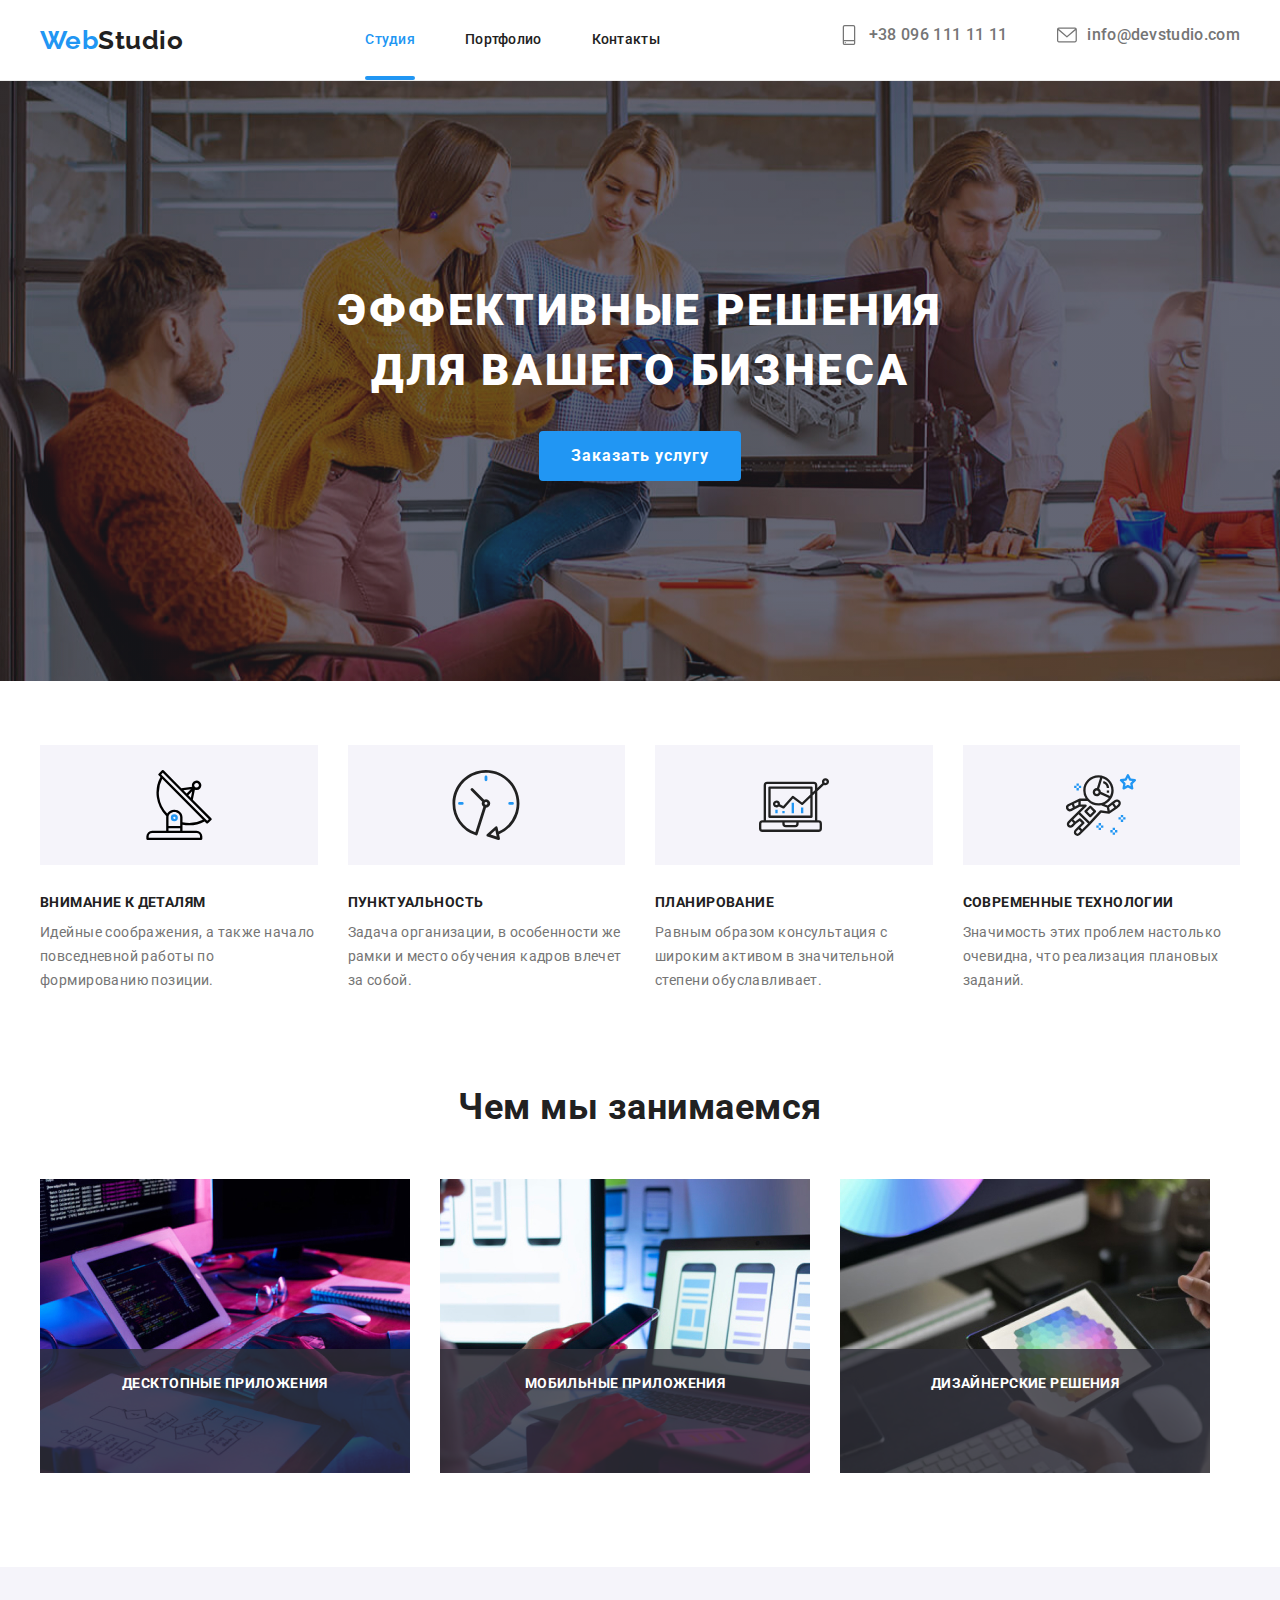
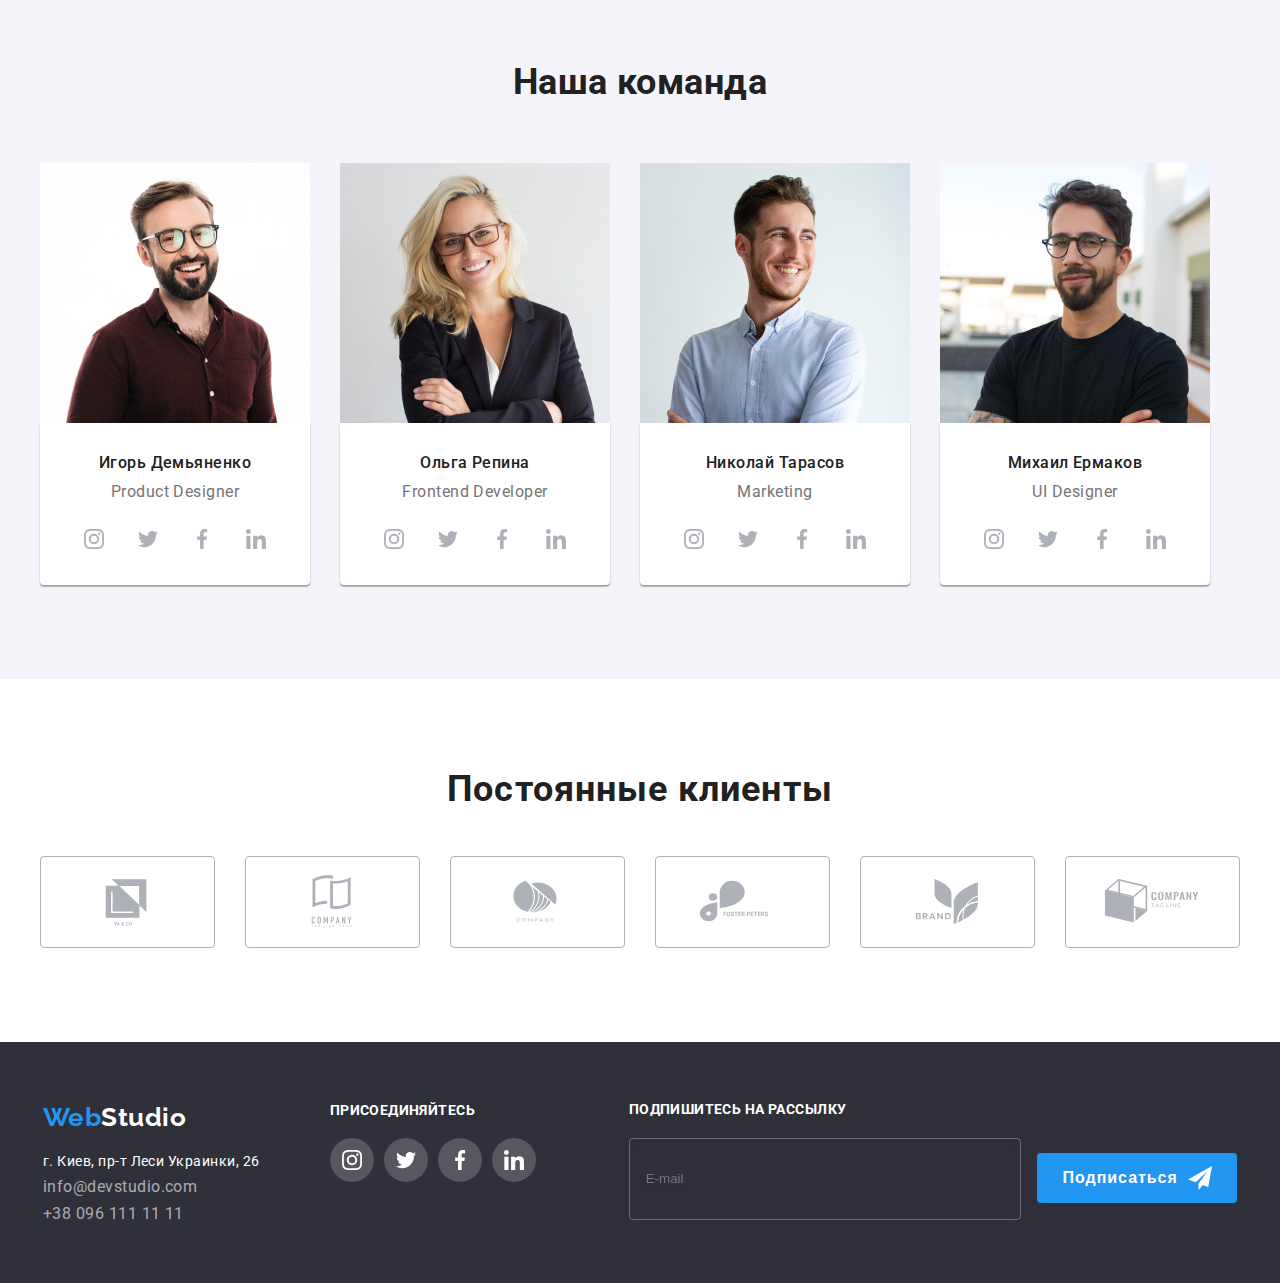
<file: index.html>
<!DOCTYPE html>
<html lang="ru">
  <head>
    <meta charset="UTF-8" />
    <meta http-equiv="X-UA-Compatible" content="IE=edge" />
    <meta name="viewport" content="width=device-width, initial-scale=1.0" />
    <title>WebStudio</title>
    <link
      href="https://fonts.googleapis.com/css2?family=Raleway:wght@700&family=Roboto:wght@400;500;700;900&display=swap"
      rel="stylesheet"
    />
    <link
      rel="stylesheet"
      href="https://cdnjs.cloudflare.com/ajax/libs/modern-normalize/1.1.0/modern-normalize.min.css"
      integrity="sha512-wpPYUAdjBVSE4KJnH1VR1HeZfpl1ub8YT/NKx4PuQ5NmX2tKuGu6U/JRp5y+Y8XG2tV+wKQpNHVUX03MfMFn9Q=="
      crossorigin="anonymous"
      referrerpolicy="no-referrer"
    />
    <link rel="stylesheet" href="./css/main.css" />
  </head>

  <body class="page">
    <!--Site nav-->

    <header class="header">
      <div class="container header__container">
        <nav class="header__main-nav">
          <a href="./index.html" class="logo header__logo">
            Web<span class="logo__logo-black">Studio</span>
          </a>
          <button
            type="button"
            class="burger-menu"
            aria-expanded="false"
            aria-controls="burger-container"
            data-menu-button
          >
            <svg
              width="40"
              height="40"
              aria-label="Переключатель мобильного меню"
              class="burger-icon current"
            >
              <use
                class="icon-close"
                href="./images/sprite.svg#cross-close"
              ></use>
              <use
                class="icon-burger"
                href="./images/sprite.svg#burger-menu"
              ></use>
            </svg>
          </button>
          <div class="burger-container" id="burger-container" data-menu>
            <ul class="site-nav">
              <li class="site-nav__item">
                <a href="./index.html" class="site-nav__link current">Студия</a>
              </li>
              <li class="site-nav__item">
                <a href="./portfolio.html" class="site-nav__link">Портфолио</a>
              </li>
              <li class="site-nav__item">
                <a href="" class="site-nav__link">Контакты</a>
              </li>
            </ul>

            <ul class="contact-nav">
              <li class="contact-nav__item">
                <a class="contact-nav__contact-tel" href="tel:+380961111111">
                  <svg class="contact-nav__contact-icon" width="20" height="20">
                    <use href="./images/sprite.svg#icon-smartphone"></use>
                  </svg>
                  +38 096 111 11 11</a
                >
              </li>
              <li class="contact-nav__item">
                <a
                  class="contact-nav__contact-mail"
                  href="mailto:info@devstudio.com"
                >
                  <svg class="contact-nav__contact-icon" width="20" height="20">
                    <use href="./images/sprite.svg#icon-envelope"></use>
                  </svg>
                  info@devstudio.com</a
                >
              </li>
            </ul>

            <ul class="burger-menu-socials">
              <li class="burger-menu-item">
                <a href="" class="burger-menu-link">Instagram </a>
              </li>
              <li class="burger-menu-item">
                <a href="" class="burger-menu-link">Twitter</a>
              </li>
              <li class="burger-menu-item">
                <a href="" class="burger-menu-link">Facebook</a>
              </li>
              <li class="burger-menu-item">
                <a href="" class="burger-menu-link">LinkedIn</a>
              </li>
            </ul>
          </div>
        </nav>
      </div>
    </header>

    <main>
      <!--Герой-->
      <section class="hero">
        <div class="container">
          <h1 class="hero__hero-title">
            Эффективные решения <br />
            для вашего бизнеса
          </h1>
          <button type="button" class="hero__button-primary" data-modal-open>
            Заказать услугу
          </button>
        </div>
      </section>

      <!-- Modal -->

      <div class="backdrop is-hidden" data-modal>
        <div class="modal">
          <button class="modal__modal-button" data-modal-close>
            <svg class="modal__modal-close-icon" width="11" height="11">
              <use href="./images/sprite.svg#modal-button"></use>
            </svg>
          </button>

          <form class="contact-form">
            <h2 class="contact-form__contact-form-title">
              Оставьте свои данные, мы вам перезвоним
            </h2>
            <label class="contact-form__contact-form-label"
              >Имя
              <input
                class="contact-form__contact-form-input"
                type="text"
                name="user-name"
                required
                minlength="2"
              />
              <svg class="contact-form__contact-form-icon">
                <use href="./images/sprite.svg#icon-person-black"></use>
              </svg>
            </label>
            <label class="contact-form__contact-form-label">
              Телефон
              <input
                class="contact-form__contact-form-input"
                type="tel"
                name="user-phone"
                required
              />
              <svg class="contact-form__contact-form-icon">
                <use href="./images/sprite.svg#icon-phone-black"></use>
              </svg>
            </label>
            <label class="contact-form__contact-form-label"
              >Почта
              <input
                class="contact-form__contact-form-input"
                type="email"
                name="user-email"
                required
              />
              <svg class="contact-form__contact-form-icon">
                <use href="./images/sprite.svg#icon-email-black"></use>
              </svg>
            </label>
            <label class="contact-form__contact-form-label"
              >Комментарии
              <textarea
                class="contact-form__contact-form-comments"
                name="user-comments"
                placeholder="Введите текст"
              ></textarea>
            </label>

            <label class="contact-form__contact-form-checkbox">
              <input
                class="contact-form__contact-checkbox"
                type="checkbox"
                name="agreement"
              />
              <span class="contact-form__checkbox-icon"> </span>
              Соглашаюсь с рассылкой и принимаю
              <a href="" class="contact-form__agreement-text"
                >Условия договора</a
              >
            </label>

            <button type="submit" class="contact-form__contact-btn-wrapper">
              Отправить
            </button>
          </form>
        </div>
      </div>

      <!--Наши преимущества-->

      <section class="advantage section">
        <div class="container">
          <h2 class="advantage visually-hidden">Преимущества работы с нами</h2>

          <ul class="advantage__list">
            <li class="advantage__item">
              <div class="advantage__image">
                <svg width="70" height="70">
                  <use href="./images/sprite.svg#icon-antenna1"></use>
                </svg>
              </div>
              <h3 class="advantage__title">Внимание к деталям</h3>
              <p class="advantage__text">
                Идейные соображения, а также начало повседневной работы по
                формированию позиции.
              </p>
            </li>
            <li class="advantage__item">
              <div class="advantage__image">
                <svg width="70" height="70">
                  <use href="./images/sprite.svg#icon-clock2"></use>
                </svg>
              </div>
              <h3 class="advantage__title">Пунктуальность</h3>
              <p class="advantage__text">
                Задача организации, в особенности же рамки и место обучения
                кадров влечет за собой.
              </p>
            </li>
            <li class="advantage__item">
              <div class="advantage__image">
                <svg width="70" height="70">
                  <use href="./images/sprite.svg#icon-diagram3"></use>
                </svg>
              </div>
              <h3 class="advantage__title">Планирование</h3>
              <p class="advantage__text">
                Равным образом консультация с широким активом в значительной
                степени обуславливает.
              </p>
            </li>
            <li class="advantage__item">
              <div class="advantage__image">
                <svg width="70" height="70">
                  <use href="./images/sprite.svg#icon-astronaut4"></use>
                </svg>
              </div>
              <h3 class="advantage__title">Современные технологии</h3>
              <p class="advantage__text">
                Значимость этих проблем настолько очевидна, что реализация
                плановых заданий.
              </p>
            </li>
          </ul>
        </div>
      </section>

      <!--Чем занимаемся-->

      <section class="direction">
        <div class="container direction__container">
          <h2 class="direction__title">Чем мы занимаемся</h2>
          <ul class="direction__list">
            <li class="direction__item">
              <div class="direction__box">
                <img
                  srcset="./images/box1-desk1x.jpg, ./images/box1-desk2x.jpg"
                  src="./images/box1-desk1x.jpg"
                  alt="набор текста"
                />
                <div class="direction__item-box">
                  <p>Десктопные приложения</p>
                </div>
              </div>
            </li>

            <li class="direction__item">
              <div class="direction__box">
                <img
                  srcset="./images/box2-desk1x.jpg, ./images/box2-desk2x.jpg"
                  src="./images/box2-desk1x.jpg"
                  alt="телефон в руке"
                />
                <div class="direction__item-box">
                  <p>Мобильные приложения</p>
                </div>
              </div>
            </li>

            <li class="direction__item">
              <div class="direction__box">
                <img
                  srcset="./images/box3-desk1x.jpg, ./images/box3-desk2x.jpg"
                  src="./images/box3-desk1x.jpg"
                  alt="выбор палитры"
                />
                <div class="direction__item-box">
                  <p>Дизайнерские решения</p>
                </div>
              </div>
            </li>
          </ul>
        </div>
      </section>

      <!--Наша команда-->

      <section class="team section">
        <div class="container">
          <h2 class="team-name">Наша команда</h2>

          <ul class="team-list">
            <li class="item">
              <img
                class="item-photo"
                srcset="
                  ./images/name1-desk1x.jpg 270w,
                  ./images/name1-tab1x.jpg  354w,
                  ./images/name1-mob1x.jpg  450w,
                  ./images/name1-desk2x.jpg 540w,
                  ./images/name1-tab2x.jpg  708w,
                  ./images/name1-mob2x.jpg  900w
                "
                sizes="(min-width: 1200px) 270px, (min-width: 768px) 354px, (min-width: 480px) 450px"
                src="./images/name1-mob1x.jpg"
                alt="Игорь Демьяненко"
              />
              <div class="team-item">
                <h3 class="item-list">Игорь Демьяненко</h3>
                <p class="profession-item">Product Designer</p>
                <ul class="team-social-link">
                  <li class="team-icon-list">
                    <a class="team-icon-link" href=""
                      ><svg class="team-icon" width="20" height="20">
                        <use
                          href="./images/sprite.svg#icon-instagram"
                        ></use></svg
                    ></a>
                  </li>
                  <li class="team-icon-list">
                    <a class="team-icon-link" href=""
                      ><svg class="team-icon" width="20" height="20">
                        <use href="./images/sprite.svg#icon-twitter"></use></svg
                    ></a>
                  </li>
                  <li class="team-icon-list">
                    <a class="team-icon-link" href=""
                      ><svg class="team-icon" width="20" height="20">
                        <use
                          href="./images/sprite.svg#icon-facebook"
                        ></use></svg
                    ></a>
                  </li>
                  <li class="team-icon-list">
                    <a class="team-icon-link" href=""
                      ><svg class="team-icon" width="20" height="20">
                        <use
                          href="./images/sprite.svg#icon-linkedin"
                        ></use></svg
                    ></a>
                  </li>
                </ul>
              </div>
            </li>
            <li class="item">
              <img
                class="item-photo"
                srcset="
                  ./images/name2-desk1x.jpg 270w,
                  ./images/name2-tab1x.jpg  354w,
                  ./images/name2-mob1x.jpg  450w,
                  ./images/name2-desk2x.jpg 540w,
                  ./images/name2-tab2x.jpg  708w,
                  ./images/name2-mob2x.jpg  900w
                "
                sizes="(min-width: 1200px) 270px, (min-width: 768px) 354px, (min-width: 480px) 450px"
                src="./images/name2-mob1x.jpg"
                alt="Ольга Репина"
              />
              <div class="team-item">
                <h3 class="item-list">Ольга Репина</h3>
                <p class="profession-item">Frontend Developer</p>
                <ul class="team-social-link">
                  <li class="team-icon-list">
                    <a class="team-icon-link" href=""
                      ><svg class="team-icon" width="20" height="20">
                        <use
                          href="./images/sprite.svg#icon-instagram"
                        ></use></svg
                    ></a>
                  </li>
                  <li class="team-icon-list">
                    <a class="team-icon-link" href=""
                      ><svg class="team-icon" width="20" height="20">
                        <use href="./images/sprite.svg#icon-twitter"></use></svg
                    ></a>
                  </li>
                  <li class="team-icon-list">
                    <a class="team-icon-link" href=""
                      ><svg class="team-icon" width="20" height="20">
                        <use
                          href="./images/sprite.svg#icon-facebook"
                        ></use></svg
                    ></a>
                  </li>
                  <li class="team-icon-list">
                    <a class="team-icon-link" href=""
                      ><svg class="team-icon" width="20" height="20">
                        <use
                          href="./images/sprite.svg#icon-linkedin"
                        ></use></svg
                    ></a>
                  </li>
                </ul>
              </div>
            </li>
            <li class="item">
              <img
                class="item-photo"
                srcset="
                  ./images/name3-desk1x.jpg 270w,
                  ./images/name3-tab1x.jpg  354w,
                  ./images/name3-mob1x.jpg  450w,
                  ./images/name3-desk2x.jpg 540w,
                  ./images/name3-tab2x.jpg  708w,
                  ./images/name3-mob2x.jpg  900w
                "
                sizes="(min-width: 1200px) 270px, (min-width: 768px) 354px, (min-width: 480px)450px"
                src="./images/name3-mob1x.jpg"
                alt="Николай Тарасов"
              />
              <div class="team-item">
                <h3 class="item-list">Николай Тарасов</h3>
                <p class="profession-item">Marketing</p>
                <ul class="team-social-link">
                  <li class="team-icon-list">
                    <a class="team-icon-link" href=""
                      ><svg class="team-icon" width="20" height="20">
                        <use
                          href="./images/sprite.svg#icon-instagram"
                        ></use></svg
                    ></a>
                  </li>
                  <li class="team-icon-list">
                    <a class="team-icon-link" href=""
                      ><svg class="team-icon" width="20" height="20">
                        <use href="./images/sprite.svg#icon-twitter"></use></svg
                    ></a>
                  </li>
                  <li class="team-icon-list">
                    <a class="team-icon-link" href=""
                      ><svg class="team-icon" width="20" height="20">
                        <use
                          href="./images/sprite.svg#icon-facebook"
                        ></use></svg
                    ></a>
                  </li>
                  <li class="team-icon-list">
                    <a class="team-icon-link" href=""
                      ><svg class="team-icon" width="20" height="20">
                        <use
                          href="./images/sprite.svg#icon-linkedin"
                        ></use></svg
                    ></a>
                  </li>
                </ul>
              </div>
            </li>
            <li class="item">
              <img
                class="item-photo"
                srcset="
                  ./images/name4-desk1x.jpg 270w,
                  ./images/name4-tab1x.jpg  354w,
                  ./images/name4-mob1x.jpg  450w,
                  ./images/name4-desk2x.jpg 540w,
                  ./images/name4-tab2x.jpg  708w,
                  ./images/name4-mob2x.jpg  900w
                "
                sizes="(min-width: 1200px) 270px, (min-width: 768px) 354px, (min-width: 480px) 450px "
                src="./images/name4-mob1x.jpg"
                alt="Михаил Ермаков"
              />
              <div class="team-item">
                <h3 class="item-list">Михаил Ермаков</h3>
                <p class="profession-item">UI Designer</p>
                <ul class="team-social-link">
                  <li class="team-icon-list">
                    <a class="team-icon-link" href=""
                      ><svg class="team-icon" width="20" height="20">
                        <use
                          href="./images/sprite.svg#icon-instagram"
                        ></use></svg
                    ></a>
                  </li>
                  <li class="team-icon-list">
                    <a class="team-icon-link" href=""
                      ><svg class="team-icon" width="20" height="20">
                        <use href="./images/sprite.svg#icon-twitter"></use></svg
                    ></a>
                  </li>
                  <li class="team-icon-list">
                    <a class="team-icon-link" href=""
                      ><svg class="team-icon" width="20" height="20">
                        <use
                          href="./images/sprite.svg#icon-facebook"
                        ></use></svg
                    ></a>
                  </li>
                  <li class="team-icon-list">
                    <a class="team-icon-link" href=""
                      ><svg class="team-icon" width="20" height="20">
                        <use
                          href="./images/sprite.svg#icon-linkedin"
                        ></use></svg
                    ></a>
                  </li>
                </ul>
              </div>
            </li>
          </ul>
        </div>
      </section>

      <!--Постоянные клиенты-->

      <section class="clients">
        <div class="container">
          <h2 class="clients__title">Постоянные клиенты</h2>
          <ul class="clients__list">
            <li class="clients__item">
              <a class="clients__link" href="">
                <svg width="106" height="60">
                  <use href="./images/sprite.svg#icon-partner1"></use></svg
              ></a>
            </li>
            <li class="clients__item">
              <a class="clients__link" href="">
                <svg width="106" height="60">
                  <use href="./images/sprite.svg#icon-partner2"></use></svg
              ></a>
            </li>
            <li class="clients__item">
              <a class="clients__link" href="">
                <svg width="106" height="60">
                  <use href="./images/sprite.svg#icon-partner3"></use></svg
              ></a>
            </li>
            <li class="clients__item">
              <a class="clients__link" href="">
                <svg width="106" height="60">
                  <use href="./images/sprite.svg#icon-partner4"></use></svg
              ></a>
            </li>
            <li class="clients__item">
              <a class="clients__link" href="">
                <svg width="106" height="60">
                  <use href="./images/sprite.svg#icon-partner5"></use></svg
              ></a>
            </li>
            <li class="clients__item">
              <a class="clients__link" href="">
                <svg width="106" height="60">
                  <use href="./images/sprite.svg#icon-partner6"></use></svg
              ></a>
            </li>
          </ul>
        </div>
      </section>
    </main>

    <!--Подвал страницы-->

    <footer class="footer">
      <div class="container">
        <div>
          <a href="./index.html" class="logo">
            Web<span class="logo-white">Studio</span></a
          >
          <address>
            <ul class="footer__address-text">
              <li class="footer__item">
                <a href="" class="footer__address-link"
                  >г. Киев, пр-т Леси Украинки, 26</a
                >
              </li>
              <li class="footer__item">
                <a href="mailto:info@devstudio.com" class="footer__contact-link"
                  >info@devstudio.com</a
                >
              </li>
              <li class="footer__item">
                <a href="tel:+380961111111" class="footer__contact-link"
                  >+38 096 111 11 11</a
                >
              </li>
            </ul>
          </address>
        </div>

        <div class="connect">
          <h2 class="connect__title">Присоединяйтесь</h2>
          <ul class="connect__footer-icon">
            <li class="connect__list">
              <a class="connect__link" href=""
                ><svg class="connect__icon" width="20" height="20">
                  <use href="./images/sprite.svg#icon-instagram"></use></svg
              ></a>
            </li>
            <li class="connect__list">
              <a class="connect__link" href=""
                ><svg class="connect__icon" width="20" height="20">
                  <use href="./images/sprite.svg#icon-twitter"></use></svg
              ></a>
            </li>
            <li class="connect__list">
              <a class="connect__link" href=""
                ><svg class="connect__icon" width="20" height="20">
                  <use href="./images/sprite.svg#icon-facebook"></use></svg
              ></a>
            </li>
            <li class="connect__list">
              <a class="connect__link" href=""
                ><svg class="connect__icon" width="20" height="20">
                  <use href="./images/sprite.svg#icon-linkedin"></use></svg
              ></a>
            </li>
          </ul>
        </div>
        <div class="subscribe">
          <h2 class="subscribe__title">Подпишитесь на рассылку</h2>
          <form>
            <input class="subscribe__input" type="email" placeholder="E-mail" />
            <button class="subscribe__button" type="submit">
              Подписаться
              <svg class="subscribe__icon-send">
                <use href="./images/sprite.svg#icon-telegram"></use>
              </svg>
            </button>
          </form>
        </div>
      </div>
    </footer>
    <script src="./js/modal.js"></script>
    <script src="./js/mobile-menu.js"></script>
  </body>
</html>
</file>
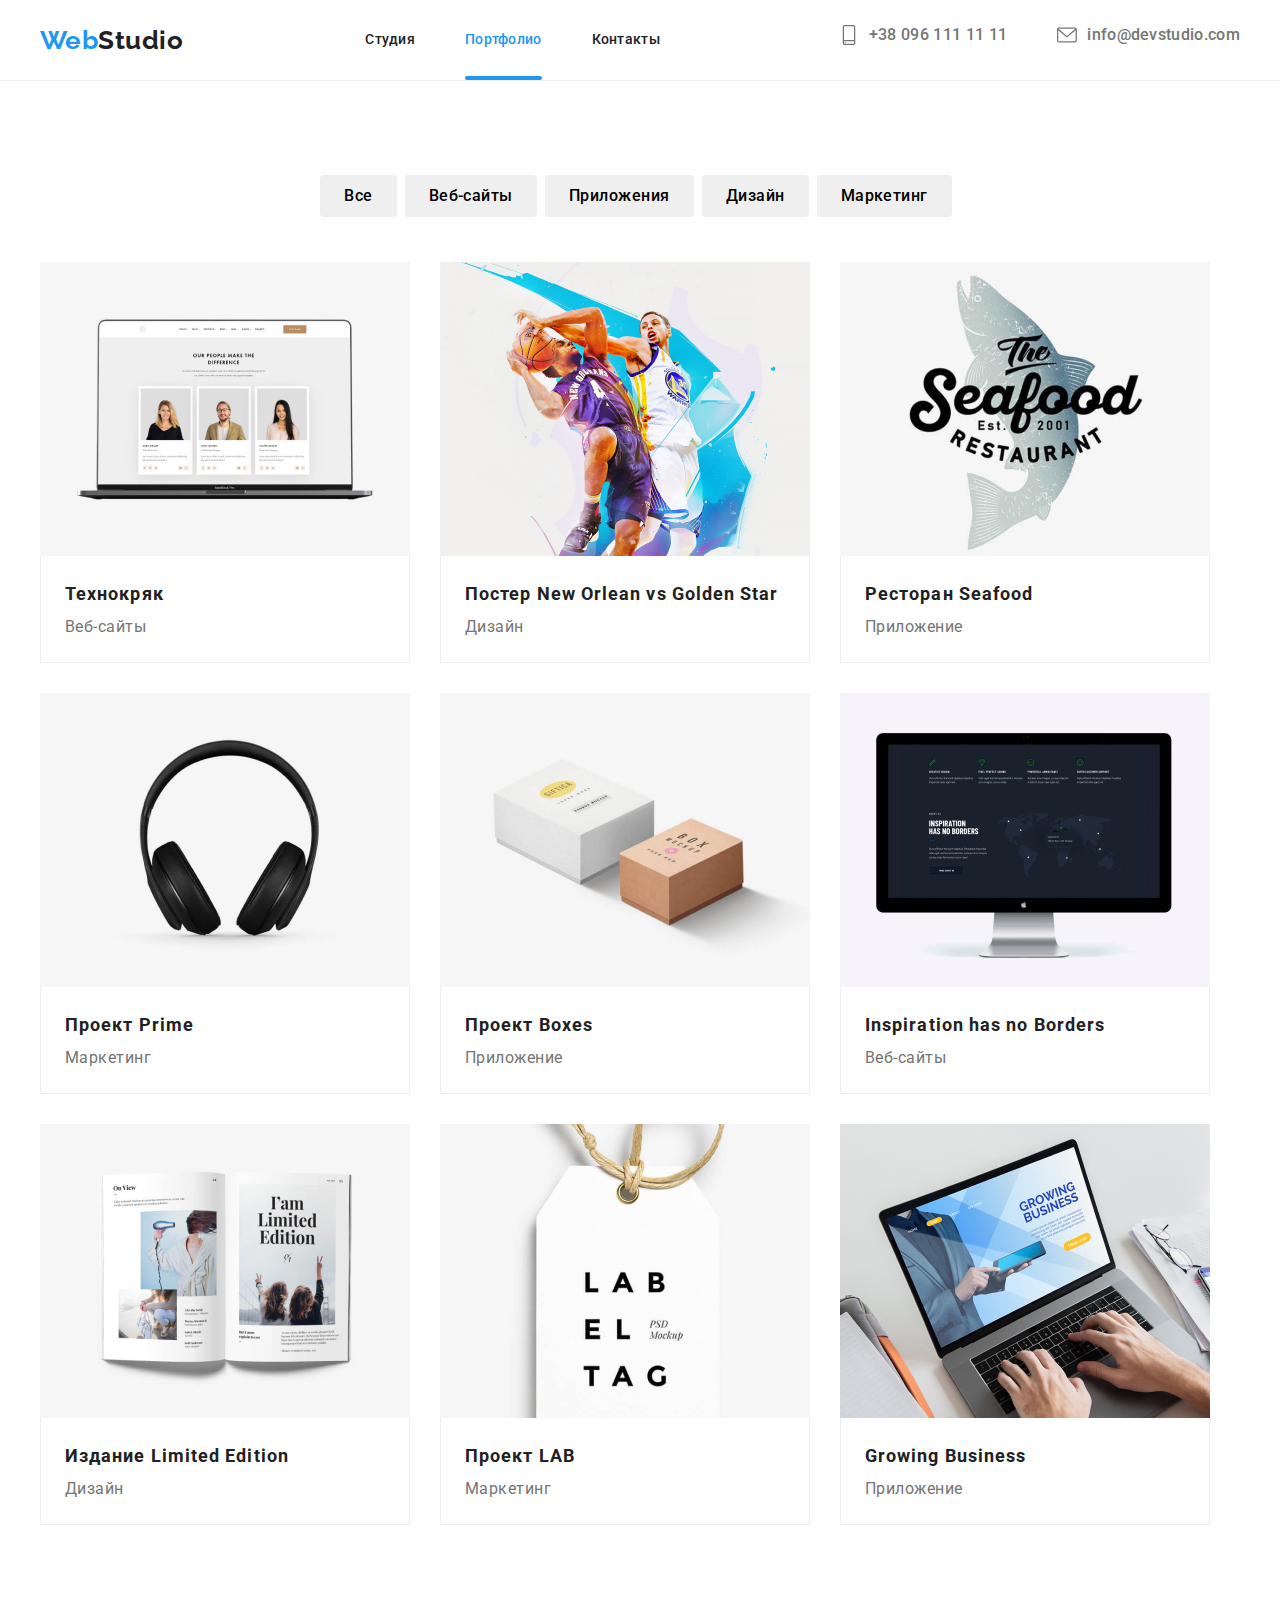
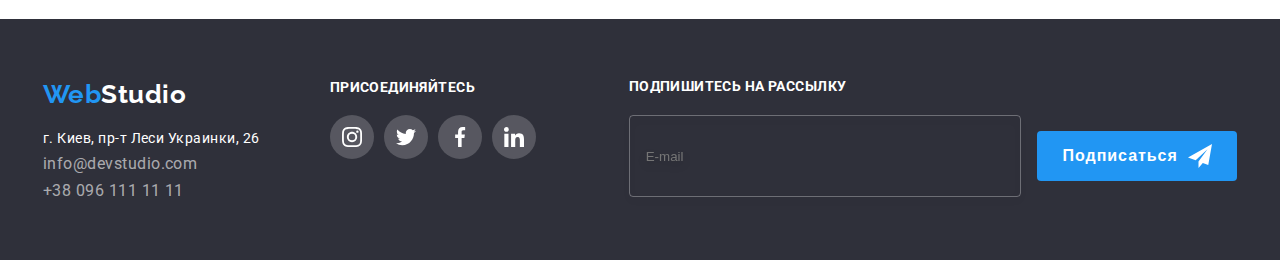
<file: portfolio.html>
<!DOCTYPE html>
<html lang="ru">
  <head>
    <meta charset="UTF-8" />
    <meta http-equiv="X-UA-Compatible" content="IE=edge" />
    <meta name="viewport" content="width=device-width, initial-scale=1.0" />
    <title>WebStudio</title>
    <link
      href="https://fonts.googleapis.com/css2?family=Raleway:wght@700&family=Roboto:wght@400;500;700;900&display=swap"
      rel="stylesheet"
    />
    <link
      rel="stylesheet"
      href="https://cdnjs.cloudflare.com/ajax/libs/modern-normalize/1.1.0/modern-normalize.min.css"
      integrity="sha512-wpPYUAdjBVSE4KJnH1VR1HeZfpl1ub8YT/NKx4PuQ5NmX2tKuGu6U/JRp5y+Y8XG2tV+wKQpNHVUX03MfMFn9Q=="
      crossorigin="anonymous"
      referrerpolicy="no-referrer"
    />

    <link rel="stylesheet" href="./css/main.css" />
  </head>
  <body>
    <!-- Site nav -->
    <header class="header">
      <div class="container header__container">
        <nav class="header__main-nav">
          <a href="./index.html" class="logo header__logo">
            Web<span class="logo__logo-black">Studio</span>
          </a>
          <button
            type="button"
            class="burger-menu"
            aria-expanded="false"
            aria-controls="burger-container"
            data-menu-button
          >
            <svg
              width="40"
              height="40"
              aria-label="Переключатель мобильного меню"
              class="burger-icon current"
            >
              <use
                class="icon-close"
                href="./images/sprite.svg#cross-close"
              ></use>
              <use
                class="icon-burger"
                href="./images/sprite.svg#burger-menu"
              ></use>
            </svg>
          </button>
          <div class="burger-container" id="burger-container" data-menu>
            <ul class="site-nav">
              <li class="site-nav__item">
                <a href="./index.html" class="site-nav__link">Студия</a>
              </li>
              <li class="site-nav__item">
                <a href="./portfolio.html" class="site-nav__link current"
                  >Портфолио</a
                >
              </li>
              <li class="site-nav__item">
                <a href="" class="site-nav__link">Контакты</a>
              </li>
            </ul>

            <ul class="contact-nav">
              <li class="contact-nav__item">
                <a class="contact-nav__contact-tel" href="tel:+380961111111">
                  <svg class="contact-nav__contact-icon" width="20" height="20">
                    <use href="./images/sprite.svg#icon-smartphone"></use>
                  </svg>
                  +38 096 111 11 11</a
                >
              </li>
              <li class="contact-nav__item">
                <a
                  class="contact-nav__contact-mail"
                  href="mailto:info@devstudio.com"
                >
                  <svg class="contact-nav__contact-icon" width="20" height="20">
                    <use href="./images/sprite.svg#icon-envelope"></use>
                  </svg>
                  info@devstudio.com</a
                >
              </li>
            </ul>

            <ul class="burger-menu-socials">
              <li class="burger-menu-item">
                <a href="" class="burger-menu-link">Instagram </a>
              </li>
              <li class="burger-menu-item">
                <a href="" class="burger-menu-link">Twitter</a>
              </li>
              <li class="burger-menu-item">
                <a href="" class="burger-menu-link">Facebook</a>
              </li>
              <li class="burger-menu-item">
                <a href="" class="burger-menu-link">LinkedIn</a>
              </li>
            </ul>
          </div>
        </nav>
      </div>
    </header>
    <main>
      <!--Фильтр работ-->

      <section class="section">
        <div class="container">
          <h1 class="visually-hidden">Примеры работ</h1>
          <ul class="work__button-list">
            <li class="work__nav">
              <button type="button" class="work__button-filter">Все</button>
            </li>
            <li class="work__nav">
              <button type="button" class="work__button-filter">
                Веб-сайты
              </button>
            </li>
            <li class="work__nav">
              <button type="button" class="work__button-filter">
                Приложения
              </button>
            </li>
            <li class="work__nav">
              <button type="button" class="work__button-filter">Дизайн</button>
            </li>
            <li class="work__nav">
              <button type="button" class="work__button-filter">
                Маркетинг
              </button>
            </li>
          </ul>

          <ul class="work__element">
            <li class="work__work-item">
              <a class="work__link" href="">
                <div class="work__box">
                  <img
                    srcset="
                      ./images/project1-tab1x.jpg  354w,
                      ./images/project1-desk1x.jpg 370w,
                      ./images/project1-mob1x.jpg  450w,
                      ./images/project1-tab2x.jpg  708w,
                      ./images/project1-desk2x.jpg 740w,
                      ./images/project1-mob2x.jpg  900w
                    "
                    sizes="(min-width: 1200px) 370px, (min-width: 768px) 354px, (min-width: 480px) 450px "
                    src="./images/project1-mob1x.jpg"
                    alt="ноутбук с изображением фотографий"
                  />
                  <div class="work__overlay">
                    <p class="work__overlay-text">
                      Ресурс предлагает комплексные предложения с разным уровнем
                      функционала и сервисов. Все это позволит посетителю
                      получить исчерпывающие сведения о компании или частном
                      лице.
                    </p>
                  </div>
                </div>
                <div class="work__item">
                  <h2 class="work__work-list">Технокряк</h2>
                  <p class="work__direction-text">Веб-сайты</p>
                </div>
              </a>
            </li>
            <li class="work__work-item">
              <a class="work__link" href="">
                <div class="work__box">
                  <img
                    srcset="
                      ./images/project2-tab1x.jpg  354w,
                      ./images/project2-desk1x.jpg 370w,
                      ./images/project2-mob1x.jpg  450w,
                      ./images/project2-tab2x.jpg  708w,
                      ./images/project2-desk2x.jpg 740w,
                      ./images/project2-mob2x.jpg  900w
                    "
                    sizes="(min-width: 1200px) 370px, (min-width: 768px) 354px, (min-width: 480px) 450px "
                    src="./images/project2-mob1x.jpg"
                    alt="два баскетболиста с мячём"
                  />

                  <div class="work__overlay">
                    <p class="work__overlay-text">
                      Ресурс предлагает комплексные предложения с разным уровнем
                      функционала и сервисов. Все это позволит посетителю
                      получить исчерпывающие сведения о компании или частном
                      лице.
                    </p>
                  </div>
                </div>

                <div class="work__item">
                  <h2 class="work__work-list">
                    Постер New Orlean vs Golden Star
                  </h2>
                  <p class="work__direction-text">Дизайн</p>
                </div>
              </a>
            </li>
            <li class="work__work-item">
              <a class="work__link" href="">
                <div class="work__box">
                  <img
                    srcset="
                      ./images/project3-tab1x.jpg  354w,
                      ./images/project3-desk1x.jpg 370w,
                      ./images/project3-mob1x.jpg  450w,
                      ./images/project3-tab2x.jpg  708w,
                      ./images/project3-desk2x.jpg 740w,
                      ./images/project3-mob2x.jpg  900w
                    "
                    sizes="(min-width: 1200px) 370px, (min-width: 768px) 354px, (min-width: 480px) 450px "
                    src="./images/project3-mob1x.jpg"
                    alt="название ресторана на фоне изображения рибы"
                  />

                  <div class="work__overlay">
                    <p class="work__overlay-text">
                      Ресурс предлагает комплексные предложения с разным уровнем
                      функционала и сервисов. Все это позволит посетителю
                      получить исчерпывающие сведения о компании или частном
                      лице.
                    </p>
                  </div>
                </div>
                <div class="work__item">
                  <h2 class="work__work-list">Ресторан Seafood</h2>
                  <p class="work__direction-text">Приложение</p>
                </div>
              </a>
            </li>
            <li class="work__work-item">
              <a class="work__link" href="">
                <div class="work__box">
                  <img
                    srcset="
                      ./images/project4-tab1x.jpg  354w,
                      ./images/project4-desk1x.jpg 370w,
                      ./images/project4-mob1x.jpg  450w,
                      ./images/project4-tab2x.jpg  708w,
                      ./images/project4-desk2x.jpg 740w,
                      ./images/project4-mob2x.jpg  900w
                    "
                    sizes="(min-width: 1200px) 370px, (min-width: 768px) 354px, (min-width: 480px) 450px "
                    src="./images/project4-mob1x.jpg"
                    alt="наушники"
                  />

                  <div class="work__overlay">
                    <p class="work__overlay-text">
                      Ресурс предлагает комплексные предложения с разным уровнем
                      функционала и сервисов. Все это позволит посетителю
                      получить исчерпывающие сведения о компании или частном
                      лице.
                    </p>
                  </div>
                </div>
                <div class="work__item">
                  <h2 class="work__work-list">Проект Prime</h2>
                  <p class="work__direction-text">Маркетинг</p>
                </div>
              </a>
            </li>

            <li class="work__work-item">
              <a class="work__link" href="">
                <div class="work__box">
                  <img
                    srcset="
                      ./images/project5-tab1x.jpg  354w,
                      ./images/project5-desk1x.jpg 370w,
                      ./images/project5-mob1x.jpg  450w,
                      ./images/project5-tab2x.jpg  708w,
                      ./images/project5-desk2x.jpg 740w,
                      ./images/project5-mob2x.jpg  900w
                    "
                    sizes="(min-width: 1200px) 370px, (min-width: 768px) 354px, (min-width: 480px) 450px "
                    src="./images/project5-mob1x.jpg"
                    alt="белая большая и коричневая маленькая коробки"
                  />

                  <div class="work__overlay">
                    <p class="work__overlay-text">
                      Ресурс предлагает комплексные предложения с разным уровнем
                      функционала и сервисов. Все это позволит посетителю
                      получить исчерпывающие сведения о компании или частном
                      лице.
                    </p>
                  </div>
                </div>
                <div class="work__item">
                  <h2 class="work__work-list">Проект Boxes</h2>
                  <p class="work__direction-text">Приложение</p>
                </div>
              </a>
            </li>
            <li class="work__work-item">
              <a class="work__link" href="">
                <div class="work__box">
                  <img
                    srcset="
                      ./images/project6-tab1x.jpg  354w,
                      ./images/project6-desk1x.jpg 370w,
                      ./images/project6-mob1x.jpg  450w,
                      ./images/project6-tab2x.jpg  708w,
                      ./images/project6-desk2x.jpg 740w,
                      ./images/project6-mob2x.jpg  900w
                    "
                    sizes="(min-width: 1200px) 370px, (min-width: 768px) 354px, (min-width: 480px) 450px "
                    src="./images/project6-mob1x.jpg"
                    alt="монитор с изображением карты"
                  />

                  <div class="work__overlay">
                    <p class="work__overlay-text">
                      Ресурс предлагает комплексные предложения с разным уровнем
                      функционала и сервисов. Все это позволит посетителю
                      получить исчерпывающие сведения о компании или частном
                      лице.
                    </p>
                  </div>
                </div>
                <div class="work__item">
                  <h2 class="work__work-list">Inspiration has no Borders</h2>
                  <p class="work__direction-text">Веб-сайты</p>
                </div>
              </a>
            </li>
            <li class="work__work-item">
              <a class="work__link" href="">
                <div class="work__box">
                  <img
                    srcset="
                      ./images/project7-tab1x.jpg  354w,
                      ./images/project7-desk1x.jpg 370w,
                      ./images/project7-mob1x.jpg  450w,
                      ./images/project7-tab2x.jpg  708w,
                      ./images/project7-desk2x.jpg 740w,
                      ./images/project7-mob2x.jpg  900w
                    "
                    sizes="(min-width: 1200px) 370px, (min-width: 768px) 354px, (min-width: 480px) 450px "
                    src="./images/project7-mob1x.jpg"
                    alt="развёрнутый журнал"
                  />

                  <div class="work__overlay">
                    <p class="work__overlay-text">
                      Ресурс предлагает комплексные предложения с разным уровнем
                      функционала и сервисов. Все это позволит посетителю
                      получить исчерпывающие сведения о компании или частном
                      лице.
                    </p>
                  </div>
                </div>
                <div class="work__item">
                  <h2 class="work__work-list">Издание Limited Edition</h2>
                  <p class="work__direction-text">Дизайн</p>
                </div>
              </a>
            </li>
            <li class="work__work-item">
              <a class="work__link" href="">
                <div class="work__box">
                  <img
                    srcset="
                      ./images/project8-tab1x.jpg  354w,
                      ./images/project8-desk1x.jpg 370w,
                      ./images/project8-mob1x.jpg  450w,
                      ./images/project8-tab2x.jpg  708w,
                      ./images/project8-desk2x.jpg 740w,
                      ./images/project8-mob2x.jpg  900w
                    "
                    sizes="(min-width: 1200px) 370px, (min-width: 768px) 354px, (min-width: 480px) 450px "
                    src="./images/project8-mob1x.jpg"
                    alt="бирка с названием проэкта"
                  />

                  <div class="work__overlay">
                    <p class="work__overlay-text">
                      Ресурс предлагает комплексные предложения с разным уровнем
                      функционала и сервисов. Все это позволит посетителю
                      получить исчерпывающие сведения о компании или частном
                      лице.
                    </p>
                  </div>
                </div>
                <div class="work__item">
                  <h2 class="work__work-list">Проект LAB</h2>
                  <p class="work__direction-text">Маркетинг</p>
                </div>
              </a>
            </li>
            <li class="work__work-item">
              <a class="work__link" href="">
                <div class="work__box">
                  <img
                    srcset="
                      ./images/project9-tab1x.jpg  354w,
                      ./images/project9-desk1x.jpg 370w,
                      ./images/project9-mob1x.jpg  450w,
                      ./images/project9-tab2x.jpg  708w,
                      ./images/project9-desk2x.jpg 740w,
                      ./images/project9-mob2x.jpg  900w
                    "
                    sizes="(min-width: 1200px) 370px, (min-width: 768px) 354px, (min-width: 480px) 450px "
                    src="./images/project9-mob1x.jpg"
                    alt="печатает на ноутбуке"
                  />

                  <div class="work__overlay">
                    <p class="work__overlay-text">
                      Ресурс предлагает комплексные предложения с разным уровнем
                      функционала и сервисов. Все это позволит посетителю
                      получить исчерпывающие сведения о компании или частном
                      лице.
                    </p>
                  </div>
                </div>
                <div class="work__item">
                  <h2 class="work__work-list">Growing Business</h2>
                  <p class="work__direction-text">Приложение</p>
                </div>
              </a>
            </li>
          </ul>
        </div>
      </section>
    </main>
    <!--Подвал страницы-->

    <footer class="footer">
      <div class="container">
        <div>
          <a href="./index.html" class="logo">
            Web<span class="logo-white">Studio</span></a
          >
          <address>
            <ul class="footer__address-text">
              <li class="footer__item">
                <a href="" class="footer__address-link"
                  >г. Киев, пр-т Леси Украинки, 26</a
                >
              </li>
              <li class="footer__item">
                <a href="mailto:info@devstudio.com" class="footer__contact-link"
                  >info@devstudio.com</a
                >
              </li>
              <li class="footer__item">
                <a href="tel:+380961111111" class="footer__contact-link"
                  >+38 096 111 11 11</a
                >
              </li>
            </ul>
          </address>
        </div>

        <div class="connect">
          <h2 class="connect__title">Присоединяйтесь</h2>
          <ul class="connect__footer-icon">
            <li class="connect__list">
              <a class="connect__link" href=""
                ><svg class="connect__icon" width="20" height="20">
                  <use href="./images/sprite.svg#icon-instagram"></use></svg
              ></a>
            </li>
            <li class="connect__list">
              <a class="connect__link" href=""
                ><svg class="connect__icon" width="20" height="20">
                  <use href="./images/sprite.svg#icon-twitter"></use></svg
              ></a>
            </li>
            <li class="connect__list">
              <a class="connect__link" href=""
                ><svg class="connect__icon" width="20" height="20">
                  <use href="./images/sprite.svg#icon-facebook"></use></svg
              ></a>
            </li>
            <li class="connect__list">
              <a class="connect__link" href=""
                ><svg class="connect__icon" width="20" height="20">
                  <use href="./images/sprite.svg#icon-linkedin"></use></svg
              ></a>
            </li>
          </ul>
        </div>
        <div class="subscribe">
          <h2 class="subscribe__title">Подпишитесь на рассылку</h2>
          <form>
            <input class="subscribe__input" type="email" placeholder="E-mail" />
            <button class="subscribe__button" type="submit">
              Подписаться
              <svg class="subscribe__icon-send">
                <use href="./images/sprite.svg#icon-telegram"></use>
              </svg>
            </button>
          </form>
        </div>
      </div>
    </footer>
    <script src="./js/mobile-menu.js"></script>
  </body>
</html>
</file>
<file: css/main.css>
.visually-hidden {
  position: absolute;
  width: 1px;
  height: 1px;
  margin: -1px;
  border: 0;
  padding: 0;
  white-space: normal;
  -webkit-clip-path: inset(100%);
          clip-path: inset(100%);
  clip: rect(0 0 0 0);
  overflow: hidden;
}

body {
  margin: 0;
  background-color: #ffffff;
  color: #212121;
  font-family: Roboto, sans-serif;
  letter-spacing: 0.03em;
}

.header {
  border-bottom: 1px solid #ececec;
}

a {
  text-decoration: none;
}

ul {
  list-style-type: none;
  margin: 0;
  padding: 0;
}

h1,
h2,
h3,
h4,
h5,
h6,
p {
  margin: 0;
}

img {
  display: block;
}

.backdrop {
  position: fixed;
  left: 0px;
  top: 0px;
  right: 0;
  bottom: 0;
  -webkit-transition-duration: 250ms;
          transition-duration: 250ms;
  -webkit-transition-timing-function: cubic-bezier(0.4, 0, 0.2, 1);
          transition-timing-function: cubic-bezier(0.4, 0, 0.2, 1);
  background: rgba(0, 0, 0, 0.2);
  z-index: 10;
}

.logo {
  font-family: Raleway, sans-serif;
  font-weight: 700;
  font-size: 26px;
  line-height: 1.19;
  text-decoration: none;
  color: #2196f3;
  font-style: normal;
}

.logo__logo-black {
  color: #212121;
}

.backdrop.is-hidden {
  opacity: 0;
  pointer-events: none;
}

.modal {
  max-width: 450px;
  width: 100%;
  padding: 40px;
  position: absolute;
  top: 50%;
  left: 50%;
  -webkit-transform: translate(-50%, -50%);
          transform: translate(-50%, -50%);
  background: #ffffff;
  -webkit-box-shadow: 0px 1px 3px rgba(0, 0, 0, 0.12), 0px 1px 1px rgba(0, 0, 0, 0.14), 0px 2px 1px rgba(0, 0, 0, 0.2);
          box-shadow: 0px 1px 3px rgba(0, 0, 0, 0.12), 0px 1px 1px rgba(0, 0, 0, 0.14), 0px 2px 1px rgba(0, 0, 0, 0.2);
  border-radius: 4px;
}

@media screen and (min-width: 1200px) {
  .modal {
    max-width: 528px;
    min-height: 581px;
  }
}

.modal__modal-button {
  display: -webkit-box;
  display: -ms-flexbox;
  display: flex;
  position: absolute;
  width: 30px;
  height: 30px;
  top: 8px;
  right: 8px;
  -webkit-box-align: center;
      -ms-flex-align: center;
          align-items: center;
  -webkit-box-pack: center;
      -ms-flex-pack: center;
          justify-content: center;
  background: #ffffff;
  border: 1px solid rgba(0, 0, 0, 0.1);
  border-radius: 50%;
  -webkit-transition-duration: 250ms;
          transition-duration: 250ms;
  -webkit-transition-timing-function: cubic-bezier(0.4, 0, 0.2, 1);
          transition-timing-function: cubic-bezier(0.4, 0, 0.2, 1);
}

.modal__modal-button:hover, .modal__modal-button:focus {
  fill: #2196f3;
}

.contact-form {
  display: block;
  width: 100%;
  margin: 0 auto;
}

.contact-form__contact-form-title {
  font-family: Roboto, sans-serif;
  font-weight: 700;
  font-size: 20px;
  line-height: 1.15;
  text-align: center;
  letter-spacing: 0.03em;
  margin-bottom: 12px;
}

.contact-form__contact-form-input {
  width: 100%;
  height: 40px;
  display: block;
  margin-bottom: 10px;
  border: 1px solid rgba(33, 33, 33, 0.2);
  border-radius: 4px;
  padding-left: 42px;
  outline: none;
  margin-top: 4px;
  -webkit-transition-duration: 250ms;
          transition-duration: 250ms;
  -webkit-transition-timing-function: cubic-bezier(0.4, 0, 0.2, 1);
          transition-timing-function: cubic-bezier(0.4, 0, 0.2, 1);
}

.contact-form__contact-form-input:focus {
  border-color: #2196f3;
}

.contact-form__contact-form-icon {
  width: 18px;
  height: 18px;
  position: absolute;
  top: 30px;
  left: 10px;
  -webkit-transition-duration: 250ms;
          transition-duration: 250ms;
  -webkit-transition-timing-function: cubic-bezier(0.4, 0, 0.2, 1);
          transition-timing-function: cubic-bezier(0.4, 0, 0.2, 1);
  -webkit-transition-property: fill;
  transition-property: fill;
}

.contact-form__contact-form-label {
  position: relative;
  color: #757575;
  font-size: 12px;
}

.contact-form__contact-form-label:focus-within {
  color: #2196f3;
}

.contact-form__contact-form-input:focus + .contact-form__contact-form-icon {
  fill: #2196f3;
}

.contact-form__contact-form-comments {
  width: 100%;
  height: 120px;
  resize: none;
  padding: 12px;
  margin-bottom: 20px;
  border: 1px solid rgba(33, 33, 33, 0.2);
  border-radius: 4px;
  outline: none;
  margin-top: 4px;
  -webkit-transition-duration: 250ms;
          transition-duration: 250ms;
  -webkit-transition-timing-function: cubic-bezier(0.4, 0, 0.2, 1);
          transition-timing-function: cubic-bezier(0.4, 0, 0.2, 1);
}

.contact-form__contact-form-comments .contact-form__contact-form-comments:focus {
  border-color: #2196f3;
}

.contact-form__contact-checkbox {
  margin-bottom: 30px;
  -webkit-appearance: none;
     -moz-appearance: none;
          appearance: none;
  position: absolute;
}

.contact-form__contact-form-checkbox {
  display: -webkit-box;
  display: -ms-flexbox;
  display: flex;
  -webkit-box-align: center;
      -ms-flex-align: center;
          align-items: center;
  margin-bottom: 30px;
  font-family: Roboto, sans-serif;
  font-size: 12px;
  line-height: 1.71;
  letter-spacing: 0.03em;
  width: 100%;
  color: #757575;
}

@media screen and (min-width: 1200px) {
  .contact-form__contact-form-checkbox {
    font-size: 14px;
  }
}

.contact-form__agreement-text {
  color: #2196f3;
  -webkit-text-decoration-line: underline;
          text-decoration-line: underline;
}

.contact-form__checkbox-icon {
  display: inline-block;
  width: 16px;
  height: 15px;
  border: 2px solid black;
  border-radius: 4px;
  margin-right: 7px;
}

.contact-form__contact-checkbox:checked + .contact-form__checkbox-icon {
  border-color: #2196f3;
  background-color: #2196f3;
  background-image: url("../images/modal-send-icon.svg");
  background-size: contain;
  background-repeat: no-repeat;
}

.contact-form__contact-checkbox:checked + .contact-form__checkbox-icon:hover .contact-form__checkbox-icon, .contact-form__contact-checkbox:checked + .contact-form__checkbox-icon:focus.contact-form__checkbox-icon {
  fill: #2196f3;
}

.contact-form__contact-btn-wrapper {
  display: block;
  width: 200px;
  height: 50px;
  border-radius: 4px;
  margin: 0 auto;
  padding: 10px 32px;
  font-weight: 700;
  font-size: 16px;
  line-height: 1.88;
  letter-spacing: 0.06em;
  border: none;
  background-color: #2196f3;
  color: #ffffff;
  -webkit-transition-property: #2196f3;
  transition-property: #2196f3;
  -webkit-transition-duration: 250ms;
          transition-duration: 250ms;
  -webkit-transition-timing-function: cubic-bezier(0.4, 0, 0.2, 1);
          transition-timing-function: cubic-bezier(0.4, 0, 0.2, 1);
}

.contact-form__contact-btn-wrapper:hover, .contact-form__contact-btn-wrapper:focus {
  background-color: #188ce8;
}

.burger-menu {
  position: relative;
  display: -webkit-inline-box;
  display: -ms-inline-flexbox;
  display: inline-flex;
  margin: 0;
  padding: 0;
  border: none;
  background-color: transparent;
  z-index: 10;
}

.burger-menu .burger-icon:hover,
.burger-menu .burger-icon:focus {
  fill: #2196f3;
}

@media screen and (min-width: 768px) {
  .burger-menu {
    display: none;
  }
}

.burger-menu .icon-close {
  display: none;
}

.burger-menu.is-open .icon-close {
  display: block;
}

.burger-menu.is-open .icon-burger {
  display: none;
}

.burger-container {
  display: -webkit-box;
  display: -ms-flexbox;
  display: flex;
}

@media screen and (max-width: 768px) {
  .burger-container {
    position: fixed;
    top: 0;
    left: 0;
    z-index: 1;
    padding: 48px 40px;
    -webkit-box-orient: vertical;
    -webkit-box-direction: normal;
        -ms-flex-direction: column;
            flex-direction: column;
    width: 100%;
    height: 100%;
    -webkit-transform: translateX(100%);
            transform: translateX(100%);
    background-color: #fff;
    -webkit-transition: -webkit-transform 400ms;
    transition: -webkit-transform 400ms;
    transition: transform 400ms;
    transition: transform 400ms, -webkit-transform 400ms;
  }
  .burger-container.is-open {
    -webkit-transform: translateX(0);
            transform: translateX(0);
  }
}

@media screen and (min-width: 768px) {
  .burger-container {
    -webkit-box-orient: horizontal;
    -webkit-box-direction: normal;
        -ms-flex-direction: row;
            flex-direction: row;
    width: 100%;
    font-weight: 500;
    line-height: 1.14;
    letter-spacing: 0.02em;
    -webkit-box-align: center;
        -ms-flex-align: center;
            align-items: center;
  }
}

@media screen and (max-width: 767px) {
  .site-nav {
    margin-bottom: auto;
  }
}

@media screen and (min-width: 768px) {
  .site-nav {
    display: -webkit-box;
    display: -ms-flexbox;
    display: flex;
  }
}

@media screen and (min-width: 1200px) {
  .site-nav {
    margin-left: 94px;
  }
}

@media screen and (max-width: 767px) {
  .site-nav__item:not(:last-child) {
    margin-bottom: 32px;
  }
}

@media screen and (min-width: 768px) {
  .site-nav__item:not(:last-child) {
    margin-right: 50px;
  }
}

.site-nav .site-nav__link {
  color: #212121;
}

.site-nav .site-nav__link {
  position: relative;
}

.site-nav .site-nav__link.current::after {
  content: '';
  position: absolute;
  left: 0;
  bottom: 0;
  display: block;
  width: 100%;
  height: 4px;
  background-color: #2196f3;
  border-radius: 2px;
}

@media screen and (max-width: 767px) {
  .site-nav .site-nav__link {
    font-style: normal;
    font-weight: 500;
    font-size: 40px;
    line-height: 1.18;
    letter-spacing: 0.02em;
  }
}

@media screen and (min-width: 768px) {
  .site-nav .site-nav__link {
    display: block;
    padding-top: 32px;
    padding-bottom: 32px;
    font-size: 14px;
    line-height: 1.14;
    letter-spacing: 0.02em;
  }
}

.site-nav .site-nav__link:hover, .site-nav .site-nav__link:focus {
  color: #2196f3;
}

.site-nav .site-nav__link.current {
  color: #2196f3;
}

@media (max-width: 767px) {
  .contact-nav {
    margin-bottom: 64px;
  }
}

@media screen and (min-width: 768px) {
  .contact-nav {
    margin-left: auto;
    display: block;
  }
  .contact-nav__contact-icon {
    margin-right: 10px;
  }
}

@media screen and (min-width: 768px) and (min-width: 1200px) {
  .contact-nav {
    display: -webkit-box;
    display: -ms-flexbox;
    display: flex;
  }
}

.contact-nav__item:not(:last-child) {
  margin-bottom: 32px;
}

@media screen and (min-width: 768px) {
  .contact-nav__item:not(:last-child) {
    margin-bottom: 10px;
  }
}

@media screen and (min-width: 1200px) {
  .contact-nav__item:not(:last-child) {
    margin-right: 50px;
  }
}

@media screen and (min-width: 1200px) {
  .contact-nav__item {
    margin-bottom: 0;
  }
}

.contact-nav__contact-tel {
  font-weight: 500;
  line-height: 1.17;
  letter-spacing: 0.02em;
  color: #757575;
  display: -webkit-box;
  display: -ms-flexbox;
  display: flex;
  -webkit-box-align: center;
      -ms-flex-align: center;
          align-items: center;
  fill: currentColor;
}

@media (min-width: 768px) and (max-width: 1199px) {
  .contact-nav__contact-tel {
    font-size: 12px;
  }
}

@media screen and (min-width: 768px) {
  .contact-nav__contact-tel:hover, .contact-nav__contact-tel:focus {
    color: #2196f3;
  }
}

@media screen and (max-width: 767px) {
  .contact-nav__contact-tel {
    font-size: 34px;
    line-height: 1.18;
    color: #2196f3;
  }
  .contact-nav__contact-tel .contact-nav__contact-icon {
    display: none;
  }
}

.contact-nav__contact-mail {
  font-weight: 500;
  color: #757575;
  fill: currentColor;
  letter-spacing: 0.02em;
  line-height: 1.17;
  display: -webkit-box;
  display: -ms-flexbox;
  display: flex;
  -webkit-box-align: center;
      -ms-flex-align: center;
          align-items: center;
}

@media (min-width: 768px) and (max-width: 1199px) {
  .contact-nav__contact-mail {
    font-size: 12px;
  }
}

@media screen and (min-width: 768px) {
  .contact-nav__contact-mail:hover, .contact-nav__contact-mail:focus {
    color: #2196f3;
  }
}

@media screen and (max-width: 767px) {
  .contact-nav__contact-mail {
    font-size: 24px;
  }
  .contact-nav__contact-mail .contact-nav__contact-icon {
    display: none;
  }
}

.burger-menu-socials {
  display: -webkit-box;
  display: -ms-flexbox;
  display: flex;
  -ms-flex-wrap: wrap;
      flex-wrap: wrap;
  gap: 10px;
  font-family: Roboto, sans-serif;
  font-weight: 500;
  font-size: 18px;
  line-height: 1.22;
  letter-spacing: 0.02em;
  color: #2196f3;
}

@media screen and (min-width: 768px) {
  .burger-menu-socials {
    display: none;
  }
}

.burger-menu-item:not(:last-child) {
  padding-right: 10px;
  border-right: 1px solid rgba(33, 33, 33, 0.2);
}

.burger-menu-link {
  color: currentColor;
}

.advantage__title {
  font-family: Roboto, sans-serif;
  font-weight: 700;
  font-size: 14px;
  line-height: 1.14;
  text-align: center;
  text-transform: uppercase;
  letter-spacing: 0.03em;
  margin-bottom: 10px;
}

@media screen and (min-width: 768px) {
  .advantage__title {
    text-align: start;
  }
}

.advantage__text {
  font-family: Roboto, sans-serif;
  color: #757575;
  font-weight: 400;
  font-size: 14px;
  line-height: 1.71;
  letter-spacing: 0.03em;
}

@media screen and (min-width: 1200px) {
  .advantage__list li {
    margin-bottom: 0;
  }
}

@media (min-width: 768px) and (max-width: 1200px) {
  .advantage__list li {
    margin-bottom: 30px;
  }
  .advantage__list li:nth-child(n + 3) {
    margin-bottom: 0;
  }
}

@media screen and (min-width: 768px) {
  .advantage__list {
    display: -webkit-box;
    display: -ms-flexbox;
    display: flex;
    -ms-flex-wrap: wrap;
        flex-wrap: wrap;
    margin-left: -30px;
    margin-top: -30px;
  }
}

@media (min-width: 480px) and (max-width: 768px) {
  .advantage__item {
    width: 100%;
  }
  .advantage__item:not(:last-child) {
    margin-bottom: 30px;
  }
}

@media screen and (min-width: 768px) {
  .advantage__item {
    width: 354px;
    -ms-flex-preferred-size: calc((100% - 60px) / 2);
        flex-basis: calc((100% - 60px) / 2);
    margin-left: 30px;
  }
}

@media screen and (min-width: 1200px) {
  .advantage__item {
    width: 270px;
    -ms-flex-preferred-size: calc((100% - 120px) / 4);
        flex-basis: calc((100% - 120px) / 4);
    margin-bottom: 0;
  }
}

.advantage__image {
  display: -webkit-box;
  display: -ms-flexbox;
  display: flex;
  height: 120px;
  -webkit-box-pack: center;
      -ms-flex-pack: center;
          justify-content: center;
  -webkit-box-align: center;
      -ms-flex-align: center;
          align-items: center;
  background-color: #f5f4fa;
  margin-bottom: 30px;
}

.clients {
  padding-top: 60px;
  padding-bottom: 60px;
}

@media screen and (min-width: 1200px) {
  .clients {
    padding-top: 94px;
    padding-bottom: 94px;
  }
}

.clients__title {
  margin-bottom: 30px;
  font-family: Roboto, sans-serif;
  font-style: normal;
  font-weight: 700;
  font-size: 28px;
  line-height: 33px;
  text-align: center;
  letter-spacing: 0.03em;
  color: #212121;
}

@media screen and (min-width: 1200px) {
  .clients__title {
    font-size: 36px;
    margin-bottom: 50px;
  }
}

.clients__list {
  display: -webkit-box;
  display: -ms-flexbox;
  display: flex;
  -ms-flex-wrap: wrap;
      flex-wrap: wrap;
  margin-top: -30px;
  margin-left: -30px;
}

.clients__item {
  margin-top: 30px;
  margin-left: 30px;
  -ms-flex-preferred-size: calc((100% - 60px) / 2);
      flex-basis: calc((100% - 60px) / 2);
}

@media screen and (min-width: 768px) {
  .clients__item {
    margin-top: 30px;
    margin-left: 30px;
    -ms-flex-preferred-size: calc((100% - 90px) / 3);
        flex-basis: calc((100% - 90px) / 3);
  }
}

@media screen and (min-width: 1200px) {
  .clients__item {
    -ms-flex-preferred-size: calc((100% - 180px) / 6);
        flex-basis: calc((100% - 180px) / 6);
  }
}

.clients__link {
  display: -webkit-box;
  display: -ms-flexbox;
  display: flex;
  -webkit-box-sizing: border-box;
          box-sizing: border-box;
  -webkit-box-pack: center;
      -ms-flex-pack: center;
          justify-content: center;
  -webkit-box-align: center;
      -ms-flex-align: center;
          align-items: center;
  height: 92px;
  border: 1px solid #afb1b8;
  border-radius: 4px;
  fill: #afb1b8;
  -webkit-transition-property: #2196f3;
  transition-property: #2196f3;
  -webkit-transition-duration: 250ms;
          transition-duration: 250ms;
  -webkit-transition-timing-function: cubic-bezier(0.4, 0, 0.2, 1);
          transition-timing-function: cubic-bezier(0.4, 0, 0.2, 1);
}

.clients__link:hover, .clients__link:focus {
  border-color: #2196f3;
  fill: #2196f3;
}

.direction {
  padding-bottom: 94px;
}

@media screen and (max-width: 1199px) {
  .direction {
    display: none;
  }
}

.direction__title {
  font-family: Roboto, sans-serif;
  font-weight: 700;
  font-size: 36px;
  line-height: 1.17;
  text-align: center;
  margin-bottom: 50px;
}

.direction__list {
  display: -webkit-box;
  display: -ms-flexbox;
  display: flex;
}

.direction__list .direction__item:last-child {
  margin-right: 0;
}

.direction__list .direction__item {
  margin-right: 30px;
  width: 370px;
}

.direction__box {
  position: relative;
}

.direction__item-box {
  position: absolute;
  width: 100%;
  height: 70px;
  bottom: 0;
  left: 0;
  background: rgba(47, 48, 58, 0.8);
  color: #ffffff;
  font-weight: 700;
  font-size: 14px;
  line-height: 1.14;
  text-align: center;
  letter-spacing: 0.03em;
  text-transform: uppercase;
  padding: 27px 0;
}

footer {
  background-color: #2f303a;
  padding: 60px 0 60px 0;
}

footer .container {
  display: -webkit-box;
  display: -ms-flexbox;
  display: flex;
  -webkit-box-pack: center;
      -ms-flex-pack: center;
          justify-content: center;
  text-align: center;
}

@media screen and (min-width: 1200px) {
  footer .container {
    text-align: start;
  }
}

@media (min-width: 768px) and (max-width: 1200px) {
  footer .container div {
    -ms-flex-preferred-size: 50%;
        flex-basis: 50%;
  }
}

@media screen and (min-width: 768px) {
  footer .container {
    display: -webkit-box;
    display: -ms-flexbox;
    display: flex;
  }
}

@media screen and (min-width: 768px) and (max-width: 1200px) {
  footer .container {
    -ms-flex-wrap: wrap;
        flex-wrap: wrap;
  }
}

@media screen and (max-width: 768px) {
  footer .container {
    -webkit-box-orient: vertical;
    -webkit-box-direction: normal;
        -ms-flex-direction: column;
            flex-direction: column;
    -webkit-box-align: center;
        -ms-flex-align: center;
            align-items: center;
  }
}

footer .logo {
  margin-bottom: 20px;
  display: block;
}

.logo-white {
  color: #ffffff;
}

.footer__address-link {
  display: block;
  color: #ffffff;
  font-size: 14px;
  text-decoration: none;
  font-style: normal;
  -webkit-transition-property: #2196f3;
  transition-property: #2196f3;
  -webkit-transition-duration: 250ms;
          transition-duration: 250ms;
  -webkit-transition-timing-function: cubic-bezier(0.4, 0, 0.2, 1);
          transition-timing-function: cubic-bezier(0.4, 0, 0.2, 1);
}

.footer__address-link:hover, .footer__address-link:focus {
  color: #2196f3;
}

.footer__contact-link {
  display: block;
  margin-top: 8px;
  color: rgba(255, 255, 255, 0.6);
  text-decoration: none;
  font-style: normal;
  -webkit-transition-property: #2196f3;
  transition-property: #2196f3;
  -webkit-transition-duration: 250ms;
          transition-duration: 250ms;
  -webkit-transition-timing-function: cubic-bezier(0.4, 0, 0.2, 1);
          transition-timing-function: cubic-bezier(0.4, 0, 0.2, 1);
}

.footer__contact-link:hover, .footer__contact-link:focus {
  color: #2196f3;
}

@media screen and (max-width: 1199px) {
  .footer__address-text {
    font-family: Roboto, sans-serif;
    font-size: 14px;
    line-height: 1.71;
    font-style: normal;
  }
}

@media screen and (min-width: 768px) {
  .connect {
    display: -webkit-box;
    display: -ms-flexbox;
    display: flex;
    -webkit-box-orient: vertical;
    -webkit-box-direction: normal;
        -ms-flex-direction: column;
            flex-direction: column;
  }
}

@media screen and (max-width: 767px) {
  .connect {
    margin-top: 60px;
  }
}

@media screen and (min-width: 1200px) {
  .connect {
    margin-left: 70px;
  }
}

.connect__title {
  font-weight: 700;
  font-size: 14px;
  line-height: 16px;
  letter-spacing: 0.03em;
  text-transform: uppercase;
  color: #ffffff;
  margin-bottom: 20px;
}

.connect__footer-icon {
  display: -webkit-box;
  display: -ms-flexbox;
  display: flex;
  -webkit-box-pack: center;
      -ms-flex-pack: center;
          justify-content: center;
}

.connect__list {
  width: 44px;
  height: 44px;
  margin-right: 10px;
  background: rgba(255, 255, 255, 0.1);
  border-radius: 50%;
}

.connect__list:last-child {
  margin-right: 0;
}

.connect__link {
  display: -webkit-box;
  display: -ms-flexbox;
  display: flex;
  -webkit-box-pack: center;
      -ms-flex-pack: center;
          justify-content: center;
  -webkit-box-align: center;
      -ms-flex-align: center;
          align-items: center;
  width: 44px;
  height: 44px;
  border-radius: 50%;
  background-color: rgba(255, 255, 255, 0.1);
  background-position: center;
  position: relative;
  fill: #ffffff;
  -webkit-transition: color 250ms cubic-bezier(0.4, 0, 0.2, 1), background-color 250ms cubic-bezier(0.4, 0, 0.2, 1);
  transition: color 250ms cubic-bezier(0.4, 0, 0.2, 1), background-color 250ms cubic-bezier(0.4, 0, 0.2, 1);
}

.connect__icon {
  fill: #ffffff;
}

.header {
  position: relative;
}

@media screen and (max-width: 767px) {
  .header {
    padding-top: 10px;
    padding-bottom: 10px;
  }
}

@media screen and (min-width: 768px) {
  .header__logo {
    margin-right: 88px;
  }
}

.header__main-nav {
  -webkit-box-align: center;
      -ms-flex-align: center;
          align-items: center;
  display: -webkit-box;
  display: -ms-flexbox;
  display: flex;
}

@media screen and (max-width: 767px) {
  .header__main-nav {
    -webkit-box-pack: justify;
        -ms-flex-pack: justify;
            justify-content: space-between;
  }
}

.hero {
  text-align: center;
  padding: 118px 0;
  max-width: 1600px;
  -webkit-box-pack: center;
      -ms-flex-pack: center;
          justify-content: center;
  margin: 0 auto;
  background-position: center;
  background: -webkit-gradient(linear, left top, left bottom, from(rgba(47, 48, 58, 0.4)), to(rgba(47, 48, 58, 0.4))), url(../images/overlay-tab1x.jpg);
  background: linear-gradient(rgba(47, 48, 58, 0.4), rgba(47, 48, 58, 0.4)), url(../images/overlay-tab1x.jpg);
}

@media screen and (min-width: 768px) {
  .hero {
    background: -webkit-gradient(linear, left top, left bottom, from(rgba(47, 48, 58, 0.4)), to(rgba(47, 48, 58, 0.4))), url(../images/overlay-desk1x.jpg);
    background: linear-gradient(rgba(47, 48, 58, 0.4), rgba(47, 48, 58, 0.4)), url(../images/overlay-desk1x.jpg);
  }
}

@media screen and (min-width: 1200px) {
  .hero {
    padding: 200px 0;
  }
}

.hero__hero-title {
  margin-top: 0;
  margin-bottom: 30px;
  color: #ffffff;
  font-family: Roboto, sans-serif;
  font-weight: 900;
  font-size: 26px;
  line-height: 1.36;
  letter-spacing: 0.06em;
  text-transform: uppercase;
}

@media screen and (min-width: 1200px) {
  .hero__hero-title {
    font-style: normal;
    font-weight: 900;
    font-size: 44px;
    text-align: center;
    letter-spacing: 0.06em;
    text-transform: uppercase;
  }
}

.hero__button-primary {
  display: inline-block;
  -webkit-box-align: center;
      -ms-flex-align: center;
          align-items: center;
  border-radius: 4px;
  padding: 10px 32px;
  min-width: 136px;
  border: none;
  font-family: Roboto, sans-serif;
  font-weight: 700;
  font-size: 16px;
  line-height: 1.88;
  letter-spacing: 0.06em;
  background-color: #2196f3;
  color: #ffffff;
  font-family: inherit;
  cursor: pointer;
  -webkit-transition-property: #2196f3;
  transition-property: #2196f3;
  -webkit-transition-duration: 250ms;
          transition-duration: 250ms;
  -webkit-transition-timing-function: cubic-bezier(0.4, 0, 0.2, 1);
          transition-timing-function: cubic-bezier(0.4, 0, 0.2, 1);
}

.hero__button-primary:hover, .hero__button-primary:focus {
  background-color: #188ce8;
}

.work__button-list {
  display: -webkit-box;
  display: -ms-flexbox;
  display: flex;
  list-style: none;
  -ms-flex-wrap: wrap;
      flex-wrap: wrap;
  margin-bottom: 25px;
}

@media screen and (min-width: 768px) {
  .work__button-list {
    -ms-flex-wrap: unset;
        flex-wrap: unset;
    -webkit-box-pack: center;
        -ms-flex-pack: center;
            justify-content: center;
    margin-bottom: 45px;
  }
}

.work__nav {
  margin-right: 8px;
}

.work__nav:hover, .work__nav:focus {
  -webkit-box-shadow: 0px 3px 1px rgba(0, 0, 0, 0.1), 0px 1px 2px rgba(0, 0, 0, 0.08), 0px 2px 2px rgba(0, 0, 0, 0.12);
          box-shadow: 0px 3px 1px rgba(0, 0, 0, 0.1), 0px 1px 2px rgba(0, 0, 0, 0.08), 0px 2px 2px rgba(0, 0, 0, 0.12);
  border-radius: 4px;
}

.work__button-filter {
  padding: 6px 22px;
  font-family: Roboto, sans-serif;
  font-weight: 500;
  font-size: 16px;
  line-height: 1.62;
  letter-spacing: 0.03em;
  padding: 6px 22px;
  cursor: pointer;
  border-radius: 4px;
  border-color: transparent;
  -webkit-transition-property: #2196f3;
  transition-property: #2196f3;
  -webkit-transition-duration: 250ms;
          transition-duration: 250ms;
  -webkit-transition-timing-function: cubic-bezier(0.4, 0, 0.2, 1);
          transition-timing-function: cubic-bezier(0.4, 0, 0.2, 1);
}

.work__button-filter:hover, .work__button-filter:focus {
  background-color: #2196f3;
  color: #ffffff;
}

@media screen and (max-width: 768px) {
  .work__button-filter {
    margin-bottom: 15px;
  }
}

.work__element {
  display: -webkit-box;
  display: -ms-flexbox;
  display: flex;
  -webkit-box-orient: vertical;
  -webkit-box-direction: normal;
      -ms-flex-direction: column;
          flex-direction: column;
  -ms-flex-wrap: wrap;
      flex-wrap: wrap;
  margin: -15px;
}

@media screen and (min-width: 768px) {
  .work__element {
    -webkit-box-orient: horizontal;
    -webkit-box-direction: normal;
        -ms-flex-direction: row;
            flex-direction: row;
  }
}

.work__work-item {
  margin: 15px;
}

@media screen and (min-width: 768px) {
  .work__work-item {
    width: 354px;
  }
}

@media screen and (min-width: 1200px) {
  .work__work-item {
    width: 370px;
  }
}

.work__link {
  -webkit-transition-duration: 250ms;
          transition-duration: 250ms;
  -webkit-transition-timing-function: cubic-bezier(0.4, 0, 0.2, 1);
          transition-timing-function: cubic-bezier(0.4, 0, 0.2, 1);
}

.work__link:hover, .work__link:focus {
  -webkit-box-shadow: 0px 1px 1px rgba(0, 0, 0, 0.12), 0px 4px 4px rgba(0, 0, 0, 0.06), 1px 4px 6px rgba(0, 0, 0, 0.16);
          box-shadow: 0px 1px 1px rgba(0, 0, 0, 0.12), 0px 4px 4px rgba(0, 0, 0, 0.06), 1px 4px 6px rgba(0, 0, 0, 0.16);
}

.work__box {
  position: relative;
  width: 100%;
  overflow: hidden;
}

.work__overlay {
  position: absolute;
  top: 0;
  left: 0;
  width: 100%;
  height: 100%;
  background-color: rgba(33, 150, 243, 0.9);
  -webkit-transform: translateY(100%);
          transform: translateY(100%);
  -webkit-transition: -webkit-transform 250ms cubic-bezier(0.4, 0, 0.2, 1);
  transition: -webkit-transform 250ms cubic-bezier(0.4, 0, 0.2, 1);
  transition: transform 250ms cubic-bezier(0.4, 0, 0.2, 1);
  transition: transform 250ms cubic-bezier(0.4, 0, 0.2, 1), -webkit-transform 250ms cubic-bezier(0.4, 0, 0.2, 1);
}

.work__link:hover .work__overlay,
.work__link:focus .work__overlay {
  -webkit-transform: translateY(0);
          transform: translateY(0);
}

.work__overlay-text {
  font-family: Roboto, sans-serif;
  font-weight: 400;
  font-size: 18px;
  line-height: 1.56;
  letter-spacing: 0.03em;
  color: #ffffff;
  padding: 63px 24px;
}

.work__work-item .work__item {
  padding: 20px 24px;
  border: 1px solid #eeeeee;
  border-top: 0;
}

.work__work-list {
  font-family: Roboto, sans-serif;
  font-weight: 700;
  font-size: 18px;
  line-height: 2;
  letter-spacing: 0.06em;
  color: #212121;
}

.work__direction-text {
  font-size: 16px;
  line-height: 1.88;
  color: #757575;
}

@media screen and (max-width: 1199px) {
  .subscribe {
    text-align: center;
  }
}

@media screen and (min-width: 768px) and (max-width: 1199px) {
  .subscribe {
    width: 450px;
    margin: auto;
    display: -webkit-box;
    display: -ms-flexbox;
    display: flex;
    -webkit-box-orient: vertical;
    -webkit-box-direction: normal;
        -ms-flex-direction: column;
            flex-direction: column;
    -webkit-box-align: center;
        -ms-flex-align: center;
            align-items: center;
  }
}

.subscribe form {
  width: 100%;
}

@media screen and (min-width: 768px) {
  .subscribe form {
    display: contents;
    -webkit-box-align: center;
        -ms-flex-align: center;
            align-items: center;
  }
}

@media screen and (min-width: 1200px) {
  .subscribe {
    margin-left: 93px;
  }
}

.subscribe__title {
  font-family: Roboto, sans-serif;
  font-weight: 700;
  font-size: 14px;
  line-height: 1.14;
  letter-spacing: 0.03em;
  text-transform: uppercase;
  color: #ffffff;
  margin-bottom: 20px;
}

@media screen and (max-width: 1199px) {
  .subscribe__title {
    margin-top: 60px;
  }
}

.subscribe__input {
  width: 100%;
  max-width: 450px;
  margin-bottom: 20px;
  height: 50px;
  padding: 15px 16px;
  border: 1px solid rgba(255, 255, 255, 0.3);
  -webkit-filter: drop-shadow(0px 4px 4px rgba(0, 0, 0, 0.15));
          filter: drop-shadow(0px 4px 4px rgba(0, 0, 0, 0.15));
  border-radius: 4px;
  background-color: transparent;
  outline: none;
  color: #ffffff;
}

@media (min-width: 480px) and (max-width: 1199px) {
  .subscribe__input {
    width: 450px;
    margin-bottom: 20px;
  }
}

@media screen and (min-width: 1200px) {
  .subscribe__input {
    width: 358px;
    margin-bottom: 0px;
  }
}

.subscribe__input:focus {
  border-color: #2196f3;
  -webkit-transition-duration: 250ms;
          transition-duration: 250ms;
  -webkit-transition-timing-function: cubic-bezier(0.4, 0, 0.2, 1);
          transition-timing-function: cubic-bezier(0.4, 0, 0.2, 1);
}

.subscribe__button {
  display: -webkit-inline-box;
  display: -ms-inline-flexbox;
  display: inline-flex;
  -webkit-box-pack: center;
      -ms-flex-pack: center;
          justify-content: center;
  -webkit-box-align: center;
      -ms-flex-align: center;
          align-items: center;
  width: 200px;
  height: 50px;
  border-radius: 4px;
  font-weight: 700;
  font-size: 16px;
  line-height: 1.88;
  letter-spacing: 0.06em;
  border: none;
  background-color: #2196f3;
  color: #ffffff;
  -webkit-transition-duration: 250ms;
          transition-duration: 250ms;
  -webkit-transition-timing-function: cubic-bezier(0.4, 0, 0.2, 1);
          transition-timing-function: cubic-bezier(0.4, 0, 0.2, 1);
}

.subscribe__button:hover, .subscribe__button:focus {
  background-color: #188ce8;
}

@media screen and (min-width: 1200px) {
  .subscribe__button {
    margin-left: 12px;
  }
}

.subscribe__icon-send {
  width: 24px;
  height: 24px;
  margin-left: 10px;
}

.team {
  background-color: #f5f4fa;
  padding: 60px 0;
}

.team-name {
  font-family: Roboto, sans-serif;
  font-weight: 700;
  font-size: 28px;
  line-height: 1.17;
  text-align: center;
  margin-bottom: 30px;
}

@media screen and (min-width: 768px) {
  .team-name {
    font-size: 36px;
    margin-bottom: 30px;
  }
}

@media screen and (min-width: 1200px) {
  .team-name {
    font-size: 36px;
    margin-bottom: 60px;
  }
}

@media screen and (min-width: 768px) {
  .team-list {
    display: -webkit-box;
    display: -ms-flexbox;
    display: flex;
    -ms-flex-wrap: wrap;
        flex-wrap: wrap;
    margin-left: -30px;
  }
}

@media screen and (min-width: 1200px) {
  .team-list li {
    margin-bottom: 0;
  }
}

@media (min-width: 768px) and (max-width: 1200px) {
  .team-list li:nth-child(n + 3) {
    margin-bottom: 0;
  }
}

.item {
  width: 100%;
  margin-bottom: 30px;
}

@media screen and (min-width: 768px) {
  .item {
    width: 354px;
    margin-left: 30px;
  }
}

@media screen and (min-width: 1200px) {
  .item {
    width: 270px;
  }
}

.item .item-photo {
  width: 100%;
}

.item-list {
  text-align: center;
  padding-bottom: 10px;
  padding-top: 30px;
}

.profession-item {
  color: #757575;
  font-style: normal;
  font-weight: 400;
  font-size: 16px;
  line-height: 1.19;
  text-align: center;
  letter-spacing: 0.03em;
  margin-bottom: 16px;
}

.item .team-item {
  background-color: #ffffff;
}

.team-item .item-list {
  font-family: Roboto, sans-serif;
  font-weight: 500;
  font-size: 16px;
  line-height: 1.19;
  letter-spacing: 0.03em;
}

.team-social-link {
  -webkit-box-pack: center;
      -ms-flex-pack: center;
          justify-content: center;
  display: -webkit-box;
  display: -ms-flexbox;
  display: flex;
  padding-bottom: 24px;
}

.team-item {
  -webkit-box-shadow: 0px 1px 3px rgba(0, 0, 0, 0.12), 0px 1px 1px rgba(0, 0, 0, 0.14), 0px 2px 1px rgba(0, 0, 0, 0.2);
          box-shadow: 0px 1px 3px rgba(0, 0, 0, 0.12), 0px 1px 1px rgba(0, 0, 0, 0.14), 0px 2px 1px rgba(0, 0, 0, 0.2);
  border-radius: 0px 0px 4px 4px;
}

.team-icon-list {
  width: 44px;
  height: 44px;
  margin-right: 10px;
  background: rgba(255, 255, 255, 0.1);
  border-radius: 50%;
}

.team-icon-list:last-child {
  margin-right: 0;
}

.team-icon-link {
  display: -webkit-box;
  display: -ms-flexbox;
  display: flex;
  width: 100%;
  height: 100%;
  -webkit-box-align: center;
      -ms-flex-align: center;
          align-items: center;
  -webkit-box-pack: center;
      -ms-flex-pack: center;
          justify-content: center;
  border-radius: 50%;
  -webkit-transition-property: #2196f3;
  transition-property: #2196f3;
  -webkit-transition-duration: 250ms;
          transition-duration: 250ms;
  -webkit-transition-timing-function: cubic-bezier(0.4, 0, 0.2, 1);
          transition-timing-function: cubic-bezier(0.4, 0, 0.2, 1);
}

.team-icon-link:hover, .team-icon-link:focus {
  background-color: #2196f3;
}

.team-icon-link:hover .team-icon,
.team-icon-link:focus .team-icon {
  fill: #ffffff;
}

.team-icon {
  fill: #afb1b8;
  -webkit-transition-property: #2196f3;
  transition-property: #2196f3;
  -webkit-transition-duration: 250ms;
          transition-duration: 250ms;
  -webkit-transition-timing-function: cubic-bezier(0.4, 0, 0.2, 1);
          transition-timing-function: cubic-bezier(0.4, 0, 0.2, 1);
}

@media screen and (min-width: 480px) {
  .section {
    padding: 60px 0;
  }
}

@media screen and (min-width: 768px) {
  .section {
    padding: 60px 0;
  }
}

@media screen and (min-width: 1200px) {
  .section {
    padding: 94px 0;
  }
}

.container {
  width: 100%;
  padding: 0 15px;
  margin: 0 auto;
}

@media screen and (min-width: 480px) {
  .container {
    width: 480px;
    padding: 0 15px;
  }
}

@media screen and (min-width: 768px) {
  .container {
    width: 768px;
    padding: 0 15px;
  }
}

@media screen and (min-width: 1200px) {
  .container {
    width: 1200px;
    padding: 0 15px;
  }
}
/*# sourceMappingURL=main.css.map */
</file>
